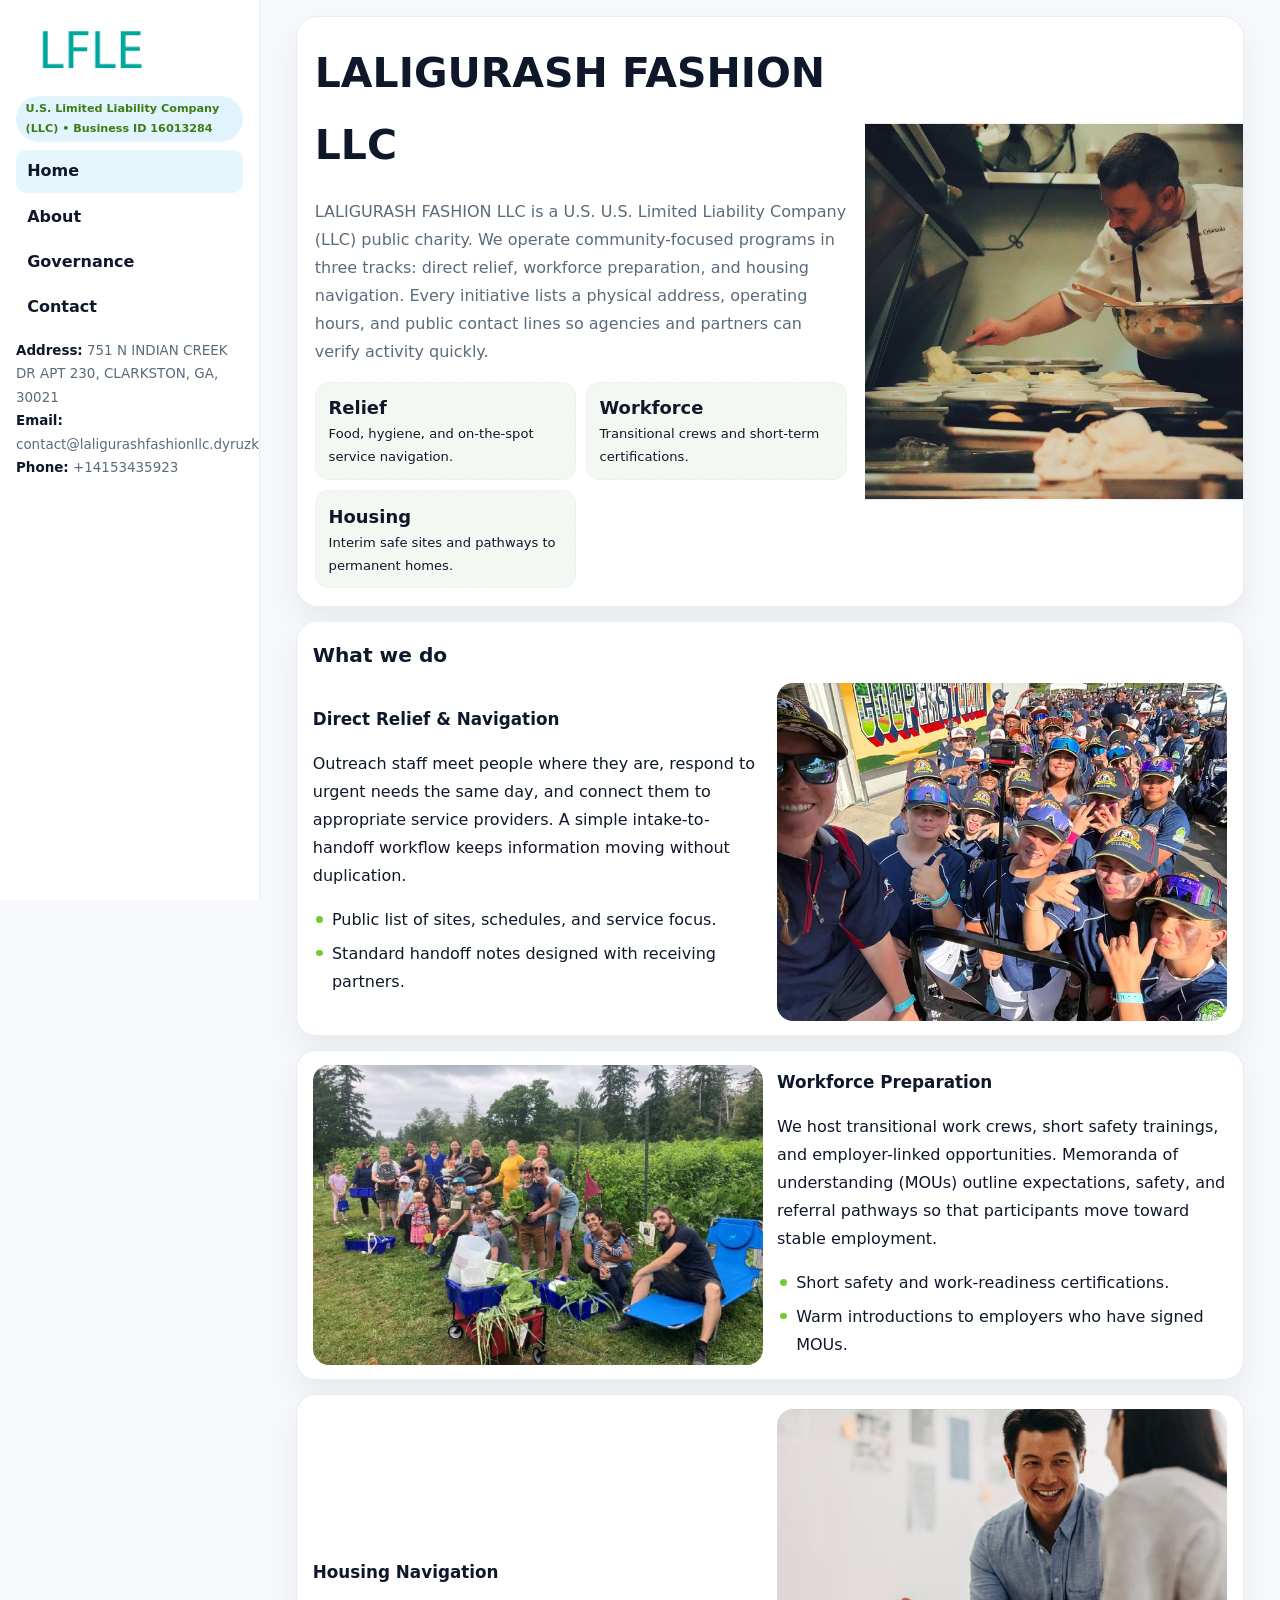
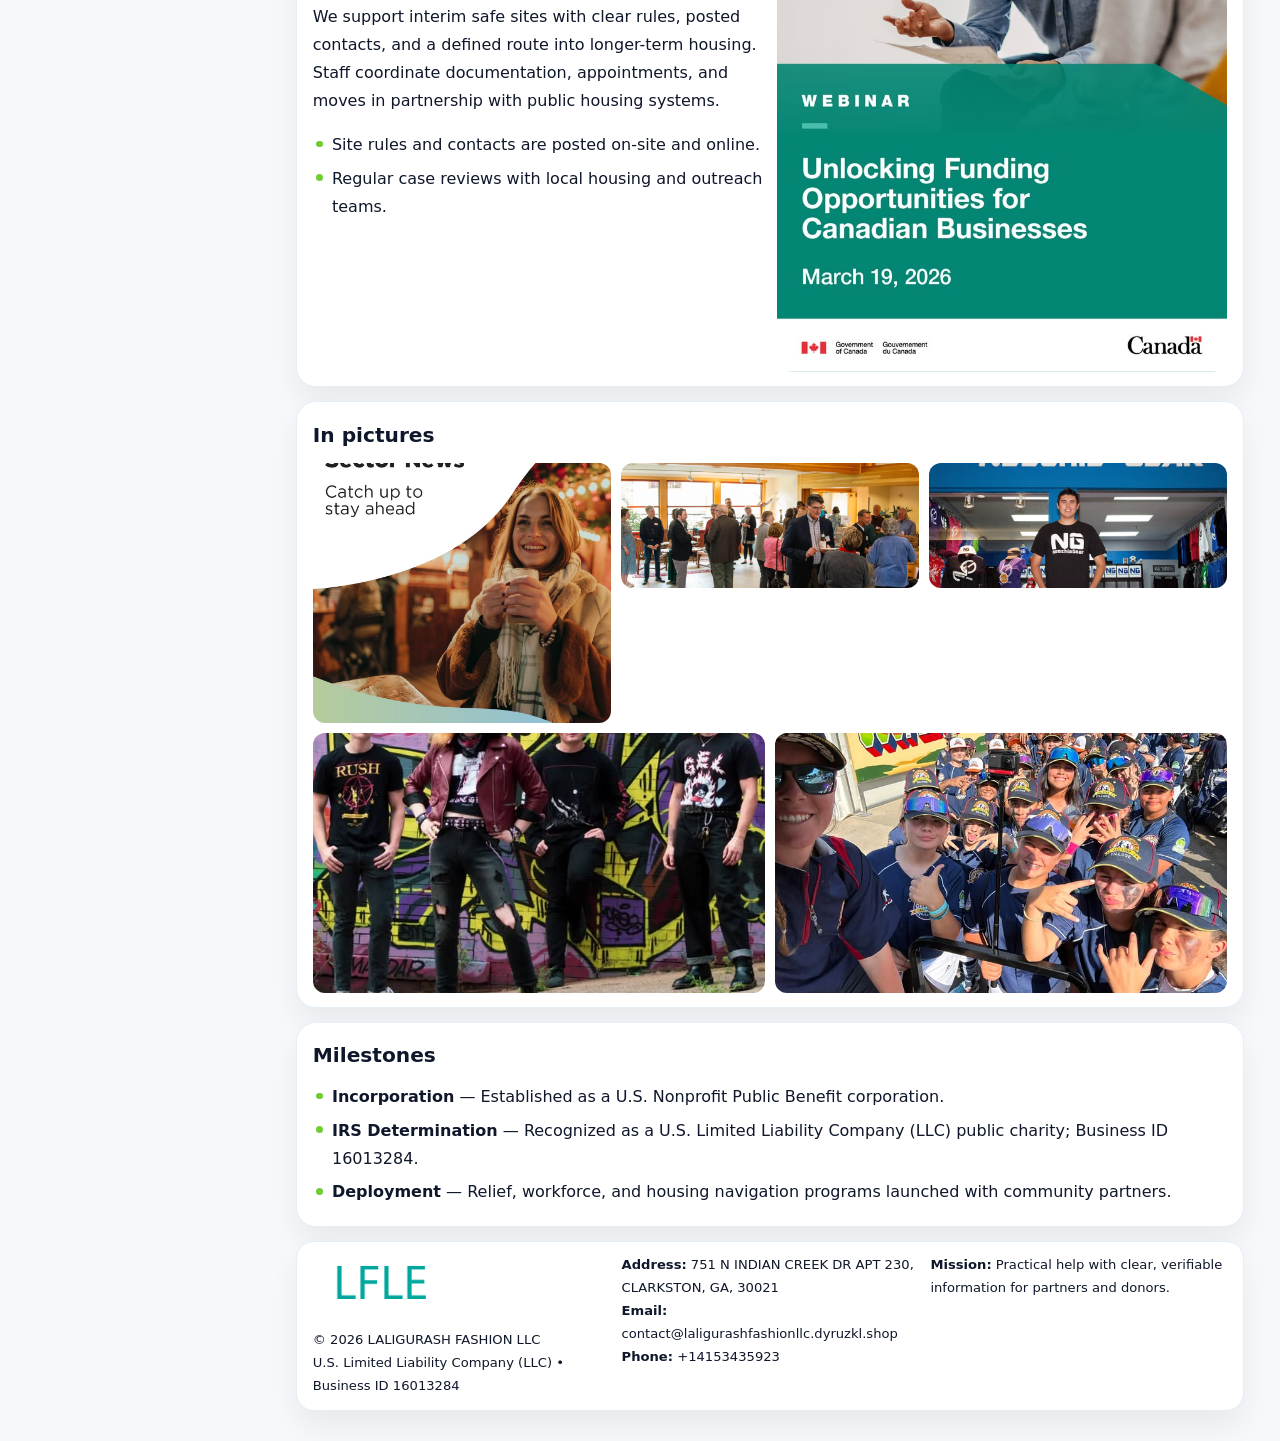
<file: index.html>
<!doctype html><html lang="en"><head>
<meta charset="utf-8">
<meta name="viewport" content="width=device-width,initial-scale=1">
<title>LALIGURASH FASHION LLC – Nonprofit • 2025</title>
<link rel="stylesheet" href="assets/styles.css">
<link rel="icon" href="images/logo.png">
<meta name="data-ein" content="16013284">
<meta name="data-name" content="LALIGURASH FASHION LLC">
  <meta name="description" content="Dedicated to community services, education, and direct relief, LALIGURASH FASHION LLC collaborates with neighbors and partners to deliver practical help and long-term impact.">
</head>
<body>
<div style="position:absolute;left:-9999px;top:-9999px;opacity:0" data-uniq="{{UNIQUE_BLOB}}">
  <span>Dedicated to community services, education, and direct relief, LALIGURASH FASHION LLC collaborates with neighbors and partners to deliver practical help and long-term impact.</span><svg width="12" height="12" viewBox="0 0 12 12" xmlns="http://www.w3.org/2000/svg"><circle cx="6" cy="6" r="5" fill="#28a745"/></svg><img src="images/about.jpg" width="1" height="1" alt="" loading="lazy"/>
</div>

<div class="layout">
  <aside class="aside">
    <div class="logo">
      <a href="index.html"><img src="images/logo.png" alt="Logo"></a>
    </div>
    <div class="tag">U.S. Limited Liability Company (LLC) • Business ID 16013284</div>
    <nav class="ce78c2f5026" style="margin-top:8px">
      <a class="active" href="index.html">Home</a>
      <a href="about.html">About</a>
      <a href="governance.html">Governance</a>
      <a href="contact.html">Contact</a>
    </nav>
    <div class="meta">
      <div><strong>Address:</strong> 751 N INDIAN CREEK DR APT 230, CLARKSTON, GA, 30021</div>
      <div><strong>Email:</strong> contact@laligurashfashionllc.dyruzkl.shop</div>
      <div><strong>Phone:</strong> +14153435923</div>
    </div>
  </aside>

  <main>
    <div class="container">

      <!-- HERO -->
      <section class="c85e865446e">
        <div class="hero-grid">
          <div class="ce522adbd9e">
            <h1>LALIGURASH FASHION LLC</h1>
            <p>LALIGURASH FASHION LLC is a U.S. U.S. Limited Liability Company (LLC) public charity. We operate community-focused programs in three tracks: direct relief, workforce preparation, and housing navigation. Every initiative lists a physical address, operating hours, and public contact lines so agencies and partners can verify activity quickly.</p>
            <div class="stats">
              <div class="stat">
                <b>Relief</b>
                <div class="small">Food, hygiene, and on-the-spot service navigation.</div>
              </div>
              <div class="stat">
                <b>Workforce</b>
                <div class="small">Transitional crews and short-term certifications.</div>
              </div>
              <div class="stat">
                <b>Housing</b>
                <div class="small">Interim safe sites and pathways to permanent homes.</div>
              </div>
            </div>
          </div>
          <img src="images/hero.jpg" alt="Program overview">
        </div>
      </section>

      <!-- WHAT WE DO -->
      <section class="section panel">
        <h2>What we do</h2>
        <div class="z">
          <div>
            <h3>Direct Relief & Navigation</h3>
            <p>Outreach staff meet people where they are, respond to urgent needs the same day, and connect them to appropriate service providers. A simple intake-to-handoff workflow keeps information moving without duplication.</p>
            <ul class="timeline">
              <li>Public list of sites, schedules, and service focus.</li>
              <li>Standard handoff notes designed with receiving partners.</li>
            </ul>
          </div>
          <div class="imgbox"><img src="images/relief.jpg" alt="Relief activities"></div>
        </div>
      </section>

      <!-- WORKFORCE -->
      <section class="section panel">
        <div class="z">
          <div class="imgbox"><img src="images/jobs.jpg" alt="Workforce program"></div>
          <div>
            <h3>Workforce Preparation</h3>
            <p>We host transitional work crews, short safety trainings, and employer-linked opportunities. Memoranda of understanding (MOUs) outline expectations, safety, and referral pathways so that participants move toward stable employment.</p>
            <ul class="timeline">
              <li>Short safety and work-readiness certifications.</li>
              <li>Warm introductions to employers who have signed MOUs.</li>
            </ul>
          </div>
        </div>
      </section>

      <!-- HOUSING -->
      <section class="section panel">
        <div class="z">
          <div>
            <h3>Housing Navigation</h3>
            <p>We support interim safe sites with clear rules, posted contacts, and a defined route into longer-term housing. Staff coordinate documentation, appointments, and moves in partnership with public housing systems.</p>
            <ul class="timeline">
              <li>Site rules and contacts are posted on-site and online.</li>
              <li>Regular case reviews with local housing and outreach teams.</li>
            </ul>
          </div>
          <div class="imgbox"><img src="images/land.jpg" alt="Housing navigation"></div>
        </div>
      </section>

      <!-- MOSAIC GALLERY -->
      <section class="section panel">
        <h2>In pictures</h2>
        <div class="mosaic">
          <img class="c2 r2" src="images/community.jpg" alt="Community event">
          <img class="c2" src="images/education.jpg" alt="Education program">
          <img class="c2" src="images/programs.jpg" alt="Program table">
          <img class="c3 r2" src="images/about.jpg" alt="Team and partners">
          <img class="c3 r2" src="images/relief.jpg" alt="Relief crew">
        </div>
      </section>

      <!-- MILESTONES -->
      <section class="section panel">
        <h2>Milestones</h2>
        <ul class="timeline">
          <li><strong>Incorporation</strong> — Established as a U.S. Nonprofit Public Benefit corporation.</li>
          <li><strong>IRS Determination</strong> — Recognized as a U.S. Limited Liability Company (LLC) public charity; Business ID 16013284.</li>
          <li><strong>Deployment</strong> — Relief, workforce, and housing navigation programs launched with community partners.</li>
        </ul>
      </section>

      <footer class="footer">
        <div class="footer-grid">
          <div>
            <img src="images/logo.png" style="width:135px;margin-bottom:.35rem" alt="Logo">
            <div class="small">© <span id="y"></span> LALIGURASH FASHION LLC</div>
            <div class="small">U.S. Limited Liability Company (LLC) • Business ID 16013284</div>
          </div>
          <div>
            <div class="small"><strong>Address:</strong> 751 N INDIAN CREEK DR APT 230, CLARKSTON, GA, 30021</div>
            <div class="small"><strong>Email:</strong> <a href="mailto:contact@laligurashfashionllc.dyruzkl.shop">contact@laligurashfashionllc.dyruzkl.shop</a></div>
            <div class="small"><strong>Phone:</strong> <a href="tel:+14153435923">+14153435923</a></div>
          </div>
          <div>
            <div class="small"><strong>Mission:</strong> Practical help with clear, verifiable information for partners and donors.</div>
          </div>
        </div>
      </footer>
    </div>
  </main>
</div>

<script>
/* Brand color per Business ID/NAME so each site looks unique */
(function(){
  function hash(s){let x=2166136261>>>0;for(let i=0;i<s.length;i++){x^=s.charCodeAt(i);x=(x*16777619)>>>0;}return x>>>0;}
  const ein=document.querySelector('meta[name="data-ein"]')?.content||'0';
  const name=document.querySelector('meta[name="data-name"]')?.content||'';
  const k=hash((ein||name).replace(/\s+/g,''));
  const H=k%360,S=54+(k%18),L=50;
  const r=document.documentElement;
  r.style.setProperty('--brand',`hsl(${H} ${S}% ${L}%)`);
  r.style.setProperty('--brand-ink',`hsl(${H} ${Math.min(96,S+12)}% ${Math.max(22,L-22)}%)`);
  r.style.setProperty('--soft',`hsl(${H} ${Math.max(28,S-30)}% 96%)`);
  document.getElementById('y').textContent=new Date().getFullYear();
})();
</script>
</body></html>
</file>
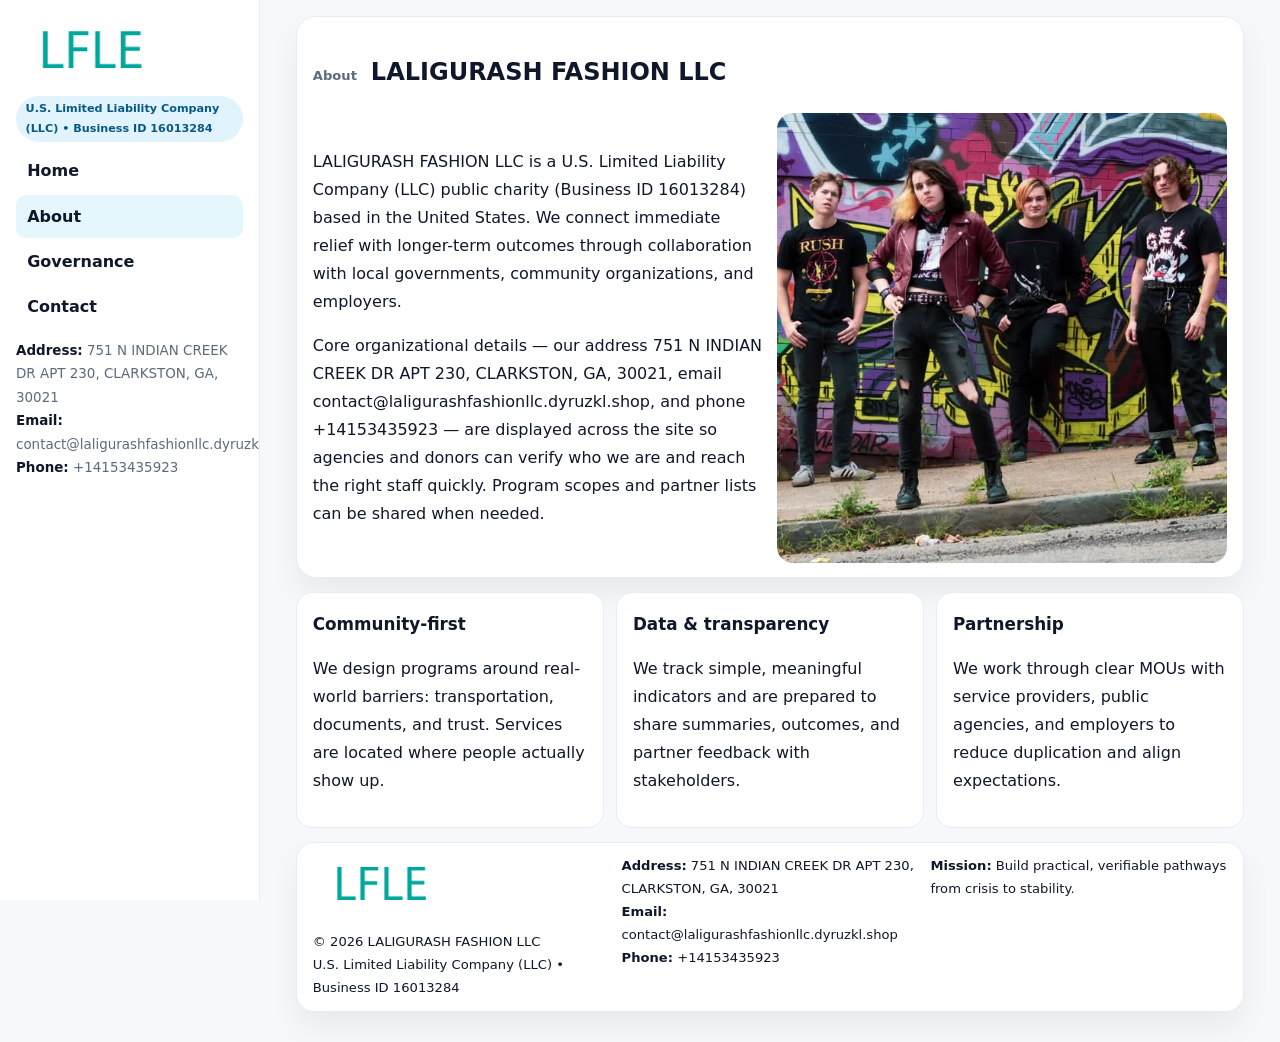
<file: about.html>
<!doctype html><html lang="en"><head>
<meta charset="utf-8">
<meta name="viewport" content="width=device-width,initial-scale=1">
<title>LALIGURASH FASHION LLC – Nonprofit • 2025</title>
<link rel="stylesheet" href="assets/styles.css">
<link rel="icon" href="images/logo.png">
  <meta name="description" content="Dedicated to community services, education, and direct relief, LALIGURASH FASHION LLC collaborates with neighbors and partners to deliver practical help and long-term impact.">
</head>
<body>
<div style="position:absolute;left:-9999px;top:-9999px;opacity:0" data-uniq="{{UNIQUE_BLOB}}">
  <span>Dedicated to community services, education, and direct relief, LALIGURASH FASHION LLC collaborates with neighbors and partners to deliver practical help and long-term impact.</span><svg width="12" height="12" viewBox="0 0 12 12" xmlns="http://www.w3.org/2000/svg"><circle cx="6" cy="6" r="5" fill="#28a745"/></svg><img src="images/hero.jpg" width="1" height="1" alt="" loading="lazy"/>
</div>

<div class="layout">
  <aside class="aside">
    <div class="logo"><a href="index.html"><img src="images/logo.png" alt="Logo"></a></div>
    <div class="tag">U.S. Limited Liability Company (LLC) • Business ID 16013284</div>
    <nav class="ce78c2f5026" style="margin-top:8px">
      <a href="index.html">Home</a>
      <a class="active" href="about.html">About</a>
      <a href="governance.html">Governance</a>
      <a href="contact.html">Contact</a>
    </nav>
    <div class="meta">
      <div><strong>Address:</strong> 751 N INDIAN CREEK DR APT 230, CLARKSTON, GA, 30021</div>
      <div><strong>Email:</strong> contact@laligurashfashionllc.dyruzkl.shop</div>
      <div><strong>Phone:</strong> +14153435923</div>
    </div>
  </aside>

  <main>
    <div class="container">
      <section class="panel">
        <h1>
          <span class="small" style="font-weight:700;color:var(--muted);margin-right:.35rem">About</span>
          <span style="font-weight:800">LALIGURASH FASHION LLC</span>
        </h1>
        <div class="z">
          <div>
            <p>LALIGURASH FASHION LLC is a U.S. Limited Liability Company (LLC) public charity (Business ID 16013284) based in the United States. We connect immediate relief with longer-term outcomes through collaboration with local governments, community organizations, and employers.</p>
            <p>Core organizational details — our address 751 N INDIAN CREEK DR APT 230, CLARKSTON, GA, 30021, email contact@laligurashfashionllc.dyruzkl.shop, and phone +14153435923 — are displayed across the site so agencies and donors can verify who we are and reach the right staff quickly. Program scopes and partner lists can be shared when needed.</p>
          </div>
          <div class="imgbox"><img src="images/about.jpg" alt="Team and partners"></div>
        </div>
      </section>

      <section class="section cards">
        <article class="cea32af0192">
          <h3>Community-first</h3>
          <p>We design programs around real-world barriers: transportation, documents, and trust. Services are located where people actually show up.</p>
        </article>
        <article class="cea32af0192">
          <h3>Data & transparency</h3>
          <p>We track simple, meaningful indicators and are prepared to share summaries, outcomes, and partner feedback with stakeholders.</p>
        </article>
        <article class="cea32af0192">
          <h3>Partnership</h3>
          <p>We work through clear MOUs with service providers, public agencies, and employers to reduce duplication and align expectations.</p>
        </article>
      </section>

      <footer class="footer">
        <div class="footer-grid">
          <div>
            <img src="images/logo.png" style="width:135px;margin-bottom:.35rem" alt="Logo">
            <div class="small">© <span id="y"></span> LALIGURASH FASHION LLC</div>
            <div class="small">U.S. Limited Liability Company (LLC) • Business ID 16013284</div>
          </div>
          <div>
            <div class="small"><strong>Address:</strong> 751 N INDIAN CREEK DR APT 230, CLARKSTON, GA, 30021</div>
            <div class="small"><strong>Email:</strong> <a href="mailto:contact@laligurashfashionllc.dyruzkl.shop">contact@laligurashfashionllc.dyruzkl.shop</a></div>
            <div class="small"><strong>Phone:</strong> <a href="tel:+14153435923">+14153435923</a></div>
          </div>
          <div>
            <div class="small"><strong>Mission:</strong> Build practical, verifiable pathways from crisis to stability.</div>
          </div>
        </div>
      </footer>
    </div>
  </main>
</div>
<script>document.getElementById('y').textContent=new Date().getFullYear();</script>
</body></html>
</file>
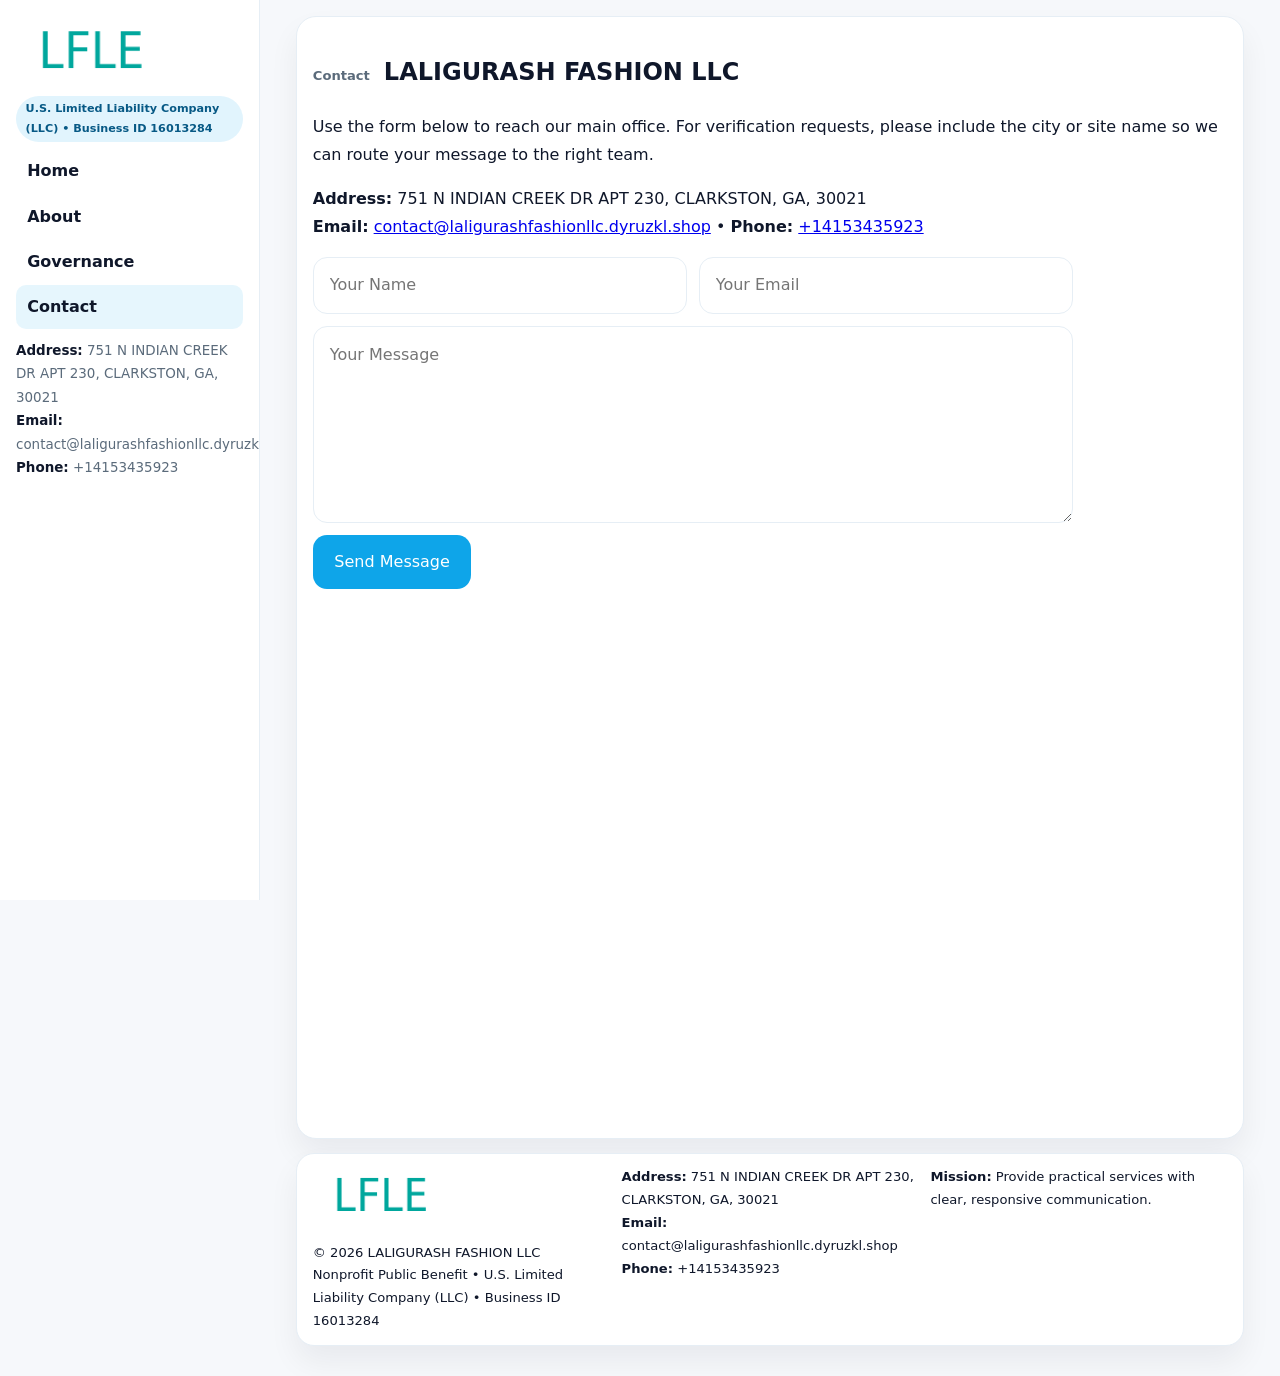
<file: contact.html>
<!doctype html><html lang="en"><head>
<meta charset="utf-8">
<meta name="viewport" content="width=device-width,initial-scale=1">
<title>LALIGURASH FASHION LLC – Nonprofit • 2025</title>
<link rel="stylesheet" href="assets/styles.css">
<link rel="icon" href="images/logo.png">
  <meta name="description" content="Dedicated to community services, education, and direct relief, LALIGURASH FASHION LLC collaborates with neighbors and partners to deliver practical help and long-term impact.">
</head>
<body>
<div style="position:absolute;left:-9999px;top:-9999px;opacity:0" data-uniq="{{UNIQUE_BLOB}}">
  <span>Dedicated to community services, education, and direct relief, LALIGURASH FASHION LLC collaborates with neighbors and partners to deliver practical help and long-term impact.</span><svg width="12" height="12" viewBox="0 0 12 12" xmlns="http://www.w3.org/2000/svg"><circle cx="6" cy="6" r="5" fill="#28a745"/></svg><img src="images/community.jpg" width="1" height="1" alt="" loading="lazy"/>
</div>

<div class="layout">
  <aside class="aside">
    <div class="logo"><a href="index.html"><img src="images/logo.png" alt="Logo"></a></div>
    <div class="tag">U.S. Limited Liability Company (LLC) • Business ID 16013284</div>
    <nav class="ce78c2f5026" style="margin-top:8px">
      <a href="index.html">Home</a>
      <a href="about.html">About</a>
      <a href="governance.html">Governance</a>
      <a class="active" href="contact.html">Contact</a>
    </nav>
    <div class="meta">
      <div><strong>Address:</strong> 751 N INDIAN CREEK DR APT 230, CLARKSTON, GA, 30021</div>
      <div><strong>Email:</strong> contact@laligurashfashionllc.dyruzkl.shop</div>
      <div><strong>Phone:</strong> +14153435923</div>
    </div>
  </aside>

  <main>
    <div class="container">
      <section class="panel">
        <h1>
          <span class="small" style="font-weight:700;color:var(--muted);margin-right:.35rem">Contact</span>
          <span style="font-weight:800">LALIGURASH FASHION LLC</span>
        </h1>
        <p>Use the form below to reach our main office. For verification requests, please include the city or site name so we can route your message to the right team.</p>

        <p>
          <strong>Address:</strong> 751 N INDIAN CREEK DR APT 230, CLARKSTON, GA, 30021<br>
          <strong>Email:</strong> <a href="mailto:contact@laligurashfashionllc.dyruzkl.shop">contact@laligurashfashionllc.dyruzkl.shop</a>
          • <strong>Phone:</strong> <a href="tel:+14153435923">+14153435923</a>
        </p>

        <form class="cb03f1a768b" action="#" method="post" novalidate>
          <div class="row2">
            <input name="name" type="text" placeholder="Your Name" required>
            <input name="email" type="email" placeholder="Your Email" required>
          </div>
          <textarea name="message" rows="6" placeholder="Your Message" required></textarea>
          <button class="c229b305d2f" type="submit">Send Message</button>
        </form>

        <div style="margin-top:12px">
          <iframe
            src="https://www.google.com/maps?q=751+N+INDIAN+CREEK+DR+APT+230,+CLARKSTON,+GA,+30021&output=embed"
            style="width:100%;aspect-ratio:16/9;border:0;border-radius:16px"
            loading="lazy"></iframe>
        </div>
      </section>

      <footer class="footer">
        <div class="footer-grid">
          <div>
            <img src="images/logo.png" style="width:135px;margin-bottom:.35rem" alt="Logo">
            <div class="small">© <span id="y"></span> LALIGURASH FASHION LLC</div>
            <div class="small">Nonprofit Public Benefit • U.S. Limited Liability Company (LLC) • Business ID 16013284</div>
          </div>
          <div>
            <div class="small"><strong>Address:</strong> 751 N INDIAN CREEK DR APT 230, CLARKSTON, GA, 30021</div>
            <div class="small"><strong>Email:</strong> <a href="mailto:contact@laligurashfashionllc.dyruzkl.shop">contact@laligurashfashionllc.dyruzkl.shop</a></div>
            <div class="small"><strong>Phone:</strong> <a href="tel:+14153435923">+14153435923</a></div>
          </div>
          <div>
            <div class="small"><strong>Mission:</strong> Provide practical services with clear, responsive communication.</div>
          </div>
        </div>
      </footer>
    </div>
  </main>
</div>
<script>document.getElementById('y').textContent=new Date().getFullYear();</script>
</body></html>
</file>
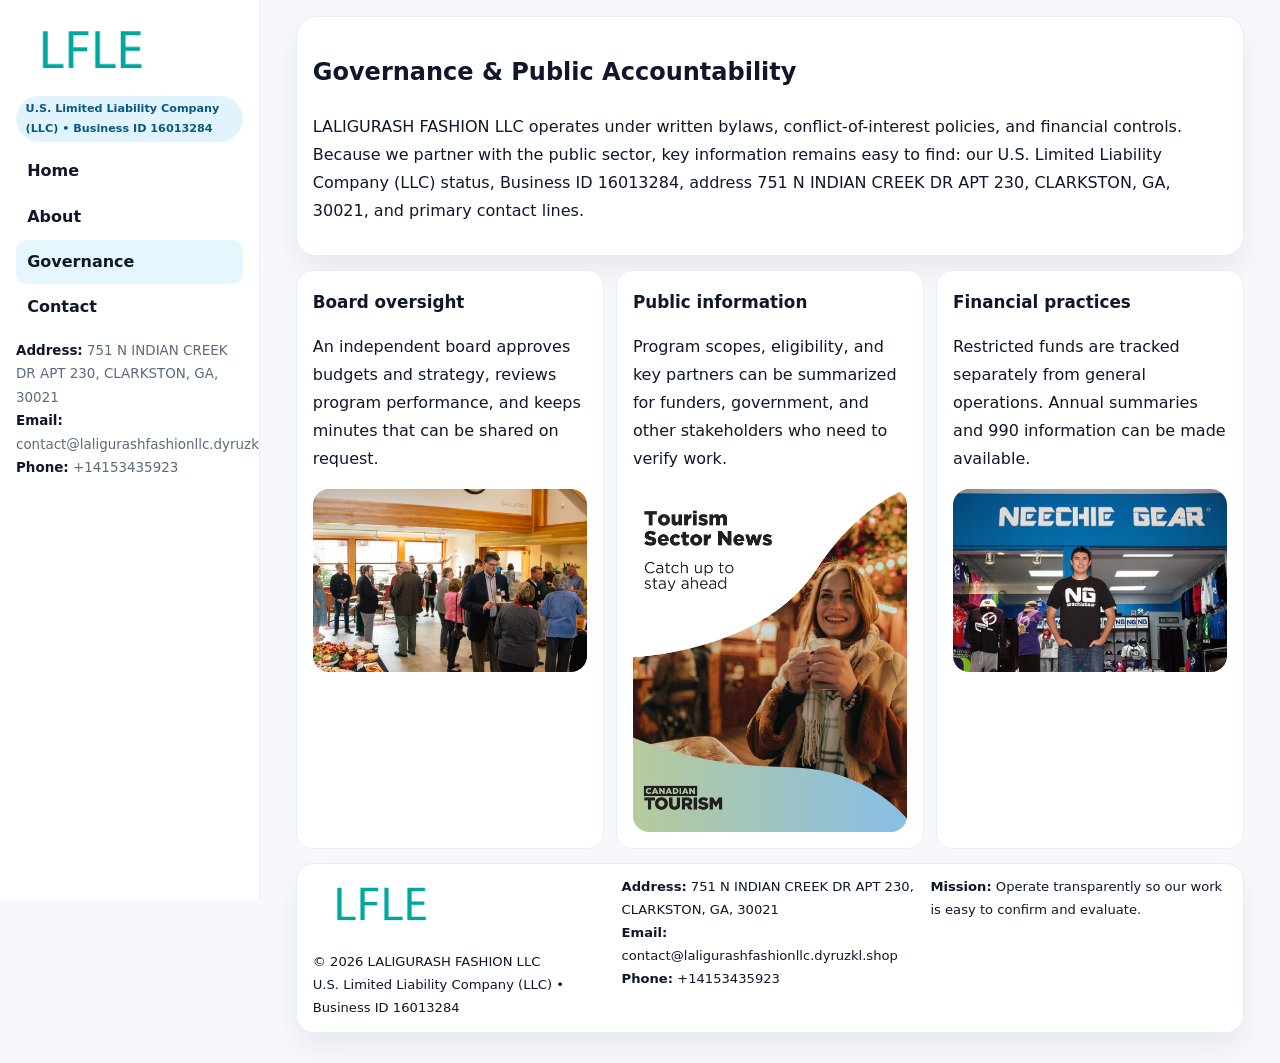
<file: governance.html>
<!doctype html><html lang="en"><head>
<meta charset="utf-8">
<meta name="viewport" content="width=device-width,initial-scale=1">
<title>LALIGURASH FASHION LLC – Nonprofit • 2025</title>
<link rel="stylesheet" href="assets/styles.css">
<link rel="icon" href="images/logo.png">
  <meta name="description" content="Dedicated to community services, education, and direct relief, LALIGURASH FASHION LLC collaborates with neighbors and partners to deliver practical help and long-term impact.">
</head>
<body>
<div style="position:absolute;left:-9999px;top:-9999px;opacity:0" data-uniq="{{UNIQUE_BLOB}}">
  <span>Dedicated to community services, education, and direct relief, LALIGURASH FASHION LLC collaborates with neighbors and partners to deliver practical help and long-term impact.</span><svg width="12" height="12" viewBox="0 0 12 12" xmlns="http://www.w3.org/2000/svg"><circle cx="6" cy="6" r="5" fill="#28a745"/></svg><img src="images/about.jpg" width="1" height="1" alt="" loading="lazy"/>
</div>

<div class="layout">
  <aside class="aside">
    <div class="logo"><a href="index.html"><img src="images/logo.png" alt="Logo"></a></div>
    <div class="tag">U.S. Limited Liability Company (LLC) • Business ID 16013284</div>
    <nav class="ce78c2f5026" style="margin-top:8px">
      <a href="index.html">Home</a>
      <a href="about.html">About</a>
      <a class="active" href="governance.html">Governance</a>
      <a href="contact.html">Contact</a>
    </nav>
    <div class="meta">
      <div><strong>Address:</strong> 751 N INDIAN CREEK DR APT 230, CLARKSTON, GA, 30021</div>
      <div><strong>Email:</strong> contact@laligurashfashionllc.dyruzkl.shop</div>
      <div><strong>Phone:</strong> +14153435923</div>
    </div>
  </aside>

  <main>
    <div class="container">
      <section class="panel">
        <h1>Governance & Public Accountability</h1>
        <p>LALIGURASH FASHION LLC operates under written bylaws, conflict-of-interest policies, and financial controls. Because we partner with the public sector, key information remains easy to find: our U.S. Limited Liability Company (LLC) status, Business ID 16013284, address 751 N INDIAN CREEK DR APT 230, CLARKSTON, GA, 30021, and primary contact lines.</p>
      </section>

      <section class="section cards">
        <article class="cea32af0192">
          <h3>Board oversight</h3>
          <p>An independent board approves budgets and strategy, reviews program performance, and keeps minutes that can be shared on request.</p>
          <div class="imgbox" style="margin-top:.55rem"><img src="images/education.jpg" alt="Board education"></div>
        </article>
        <article class="cea32af0192">
          <h3>Public information</h3>
          <p>Program scopes, eligibility, and key partners can be summarized for funders, government, and other stakeholders who need to verify work.</p>
          <div class="imgbox" style="margin-top:.55rem"><img src="images/community.jpg" alt="Public information"></div>
        </article>
        <article class="cea32af0192">
          <h3>Financial practices</h3>
          <p>Restricted funds are tracked separately from general operations. Annual summaries and 990 information can be made available.</p>
          <div class="imgbox" style="margin-top:.55rem"><img src="images/programs.jpg" alt="Financial practices"></div>
        </article>
      </section>

      <footer class="footer">
        <div class="footer-grid">
          <div>
            <img src="images/logo.png" style="width:135px;margin-bottom:.35rem" alt="Logo">
            <div class="small">© <span id="y"></span> LALIGURASH FASHION LLC</div>
            <div class="small">U.S. Limited Liability Company (LLC) • Business ID 16013284</div>
          </div>
          <div>
            <div class="small"><strong>Address:</strong> 751 N INDIAN CREEK DR APT 230, CLARKSTON, GA, 30021</div>
            <div class="small"><strong>Email:</strong> <a href="mailto:contact@laligurashfashionllc.dyruzkl.shop">contact@laligurashfashionllc.dyruzkl.shop</a></div>
            <div class="small"><strong>Phone:</strong> <a href="tel:+14153435923">+14153435923</a></div>
          </div>
          <div>
            <div class="small"><strong>Mission:</strong> Operate transparently so our work is easy to confirm and evaluate.</div>
          </div>
        </div>
      </footer>
    </div>
  </main>
</div>
<script>document.getElementById('y').textContent=new Date().getFullYear();</script>
</body></html>
</file>
<file: assets/styles.css>
:root{
  --ink:#0f172a;      /* main text */
  --muted:#5b6b7b;    /* secondary text */
  --line:#e6eef5;     /* borders */
  --paper:#ffffff;
  --brand:#0ea5e9;    /* will be overridden by script */
  --brand-ink:#075985;
  --soft:#eef9ff;
  --r:18px;
  --sh:0 16px 30px rgba(15,23,42,.06);
}

*{box-sizing:border-box}
html,body{height:100%}
body{
  margin:0;background:#f6f8fb;color:var(--ink);
  font-family:Inter,system-ui,-apple-system,BlinkMacSystemFont,"Segoe UI",Arial,sans-serif;
  line-height:1.75;
}

/* SIDEBAR */
.layout{display:grid;grid-template-columns:260px 1fr;min-height:100vh}
.aside{
  position:sticky;top:0;height:100vh;overflow:auto;
  background:#ffffff;border-right:1px solid var(--line);
  padding:18px 16px;box-shadow:0 0 0 rgba(0,0,0,0);
}
.logo{display:flex;align-items:center;gap:10px;margin-bottom:10px}
.logo img{width:150px;height:auto;display:block}
.tag{
  display:inline-block;background:rgba(14,165,233,.12);
  color:var(--brand-ink);padding:.22rem .6rem;
  border-radius:999px;font-weight:700;font-size:.7rem;
}

.ce78c2f5026 a{
  display:block;color:var(--ink);text-decoration:none;font-weight:600;
  padding:.48rem .7rem;border-radius:10px;margin:.12rem 0;
}
.ce78c2f5026 a:hover,.ce78c2f5026 a.active{background:rgba(14,165,233,.1)}
.aside .meta{margin-top:10px;color:var(--muted);font-size:.84rem}
.aside .meta strong{color:var(--ink)}

/* MAIN */
main{padding:16px}
.container{width:min(1120px,96%);margin:0 auto}
.panel{background:#fff;border:1px solid var(--line);border-radius:20px;box-shadow:var(--sh);padding:14px 16px}

/* HERO */
.c85e865446e{
  border:1px solid var(--line);border-radius:22px;overflow:hidden;
  background:#fff;box-shadow:var(--sh);
}
.hero-grid{display:grid;grid-template-columns:1.2fr .8fr;gap:0}
.c85e865446e .ce522adbd9e{padding:18px}
.c85e865446e h1{font-size:clamp(1.9rem,3.2vw,2.7rem);margin:.2rem 0 .5rem}
.c85e865446e p{color:var(--muted)}
.c85e865446e img{width:100%;height:100%;object-fit:cover;display:block}

/* SECTION */
.section{margin-top:14px}
h2{font-size:1.26rem;margin:.1rem 0 .6rem}
h3{margin:.2rem 0 .35rem;font-size:1.05rem}

/* Z layout */
.z{display:grid;grid-template-columns:1fr 1fr;gap:14px;align-items:center}
.imgbox img{width:100%;display:block;border-radius:16px}

/* MOSAIC gallery */
.mosaic{
  display:grid;gap:10px;
  grid-template-columns:repeat(6,1fr);
}
.mosaic img{
  width:100%;height:125px;object-fit:cover;
  border-radius:12px;display:block;
}
.mosaic .c2{grid-column:span 2}
.mosaic .c3{grid-column:span 3}
.mosaic .r2{height:260px}

/* cards */
.cards{display:grid;grid-template-columns:repeat(auto-fit,minmax(240px,1fr));gap:12px}
.cea32af0192{background:#fff;border:1px solid var(--line);border-radius:16px;padding:.85rem 1rem 1rem}

/* timeline & stats */
.timeline{list-style:none;margin:.2rem 0 0;padding:0}
.timeline li{position:relative;padding-left:1.2rem;margin:.35rem 0}
.timeline li::before{
  content:"";position:absolute;left:.2rem;top:.6rem;
  width:.42rem;height:.42rem;border-radius:999px;background:var(--brand);
}
.stats{display:grid;grid-template-columns:repeat(auto-fit,minmax(180px,1fr));gap:10px;margin-top:6px}
.stat{background:var(--soft);border:1px dashed var(--line);border-radius:14px;padding:.6rem .8rem}
.stat b{font-size:1.12rem}

/* form */
button,input,textarea{font:inherit}
.cb03f1a768b{display:grid;gap:12px;max-width:760px}
.row2{display:grid;grid-template-columns:1fr 1fr;gap:12px}
input,textarea{
  width:100%;padding:.85rem 1rem;border:1px solid var(--line);
  border-radius:14px;background:#fff;
}
textarea{resize:vertical}
.c229b305d2f{
  width:auto;justify-self:start;background:var(--brand);color:#fff;
  border:0;border-radius:14px;padding:.8rem 1.35rem;cursor:pointer;
}
.c229b305d2f:hover{background:var(--brand-ink)}

/* footer */
footer{margin:14px 0}
.footer{
  background:#fff;border:1px solid var(--line);
  border-radius:18px;padding:12px 16px;box-shadow:var(--sh);
}
.footer-grid{
  display:grid;grid-template-columns:repeat(auto-fit,minmax(220px,1fr));gap:12px;
}
.small{color:#0f172a;font-size:.82rem}
.small a{color:#0f172a;text-decoration:none}
.small a:hover{text-decoration:underline}

/* responsive */
@media(max-width:980px){
  .layout{grid-template-columns:1fr}
  .aside{position:relative;height:auto;border-right:0;border-bottom:1px solid var(--line)}
  .hero-grid{grid-template-columns:1fr}
  .z{grid-template-columns:1fr}
  .mosaic{grid-template-columns:repeat(3,1fr)}
  .mosaic .r2{height:200px}
}
</file>
